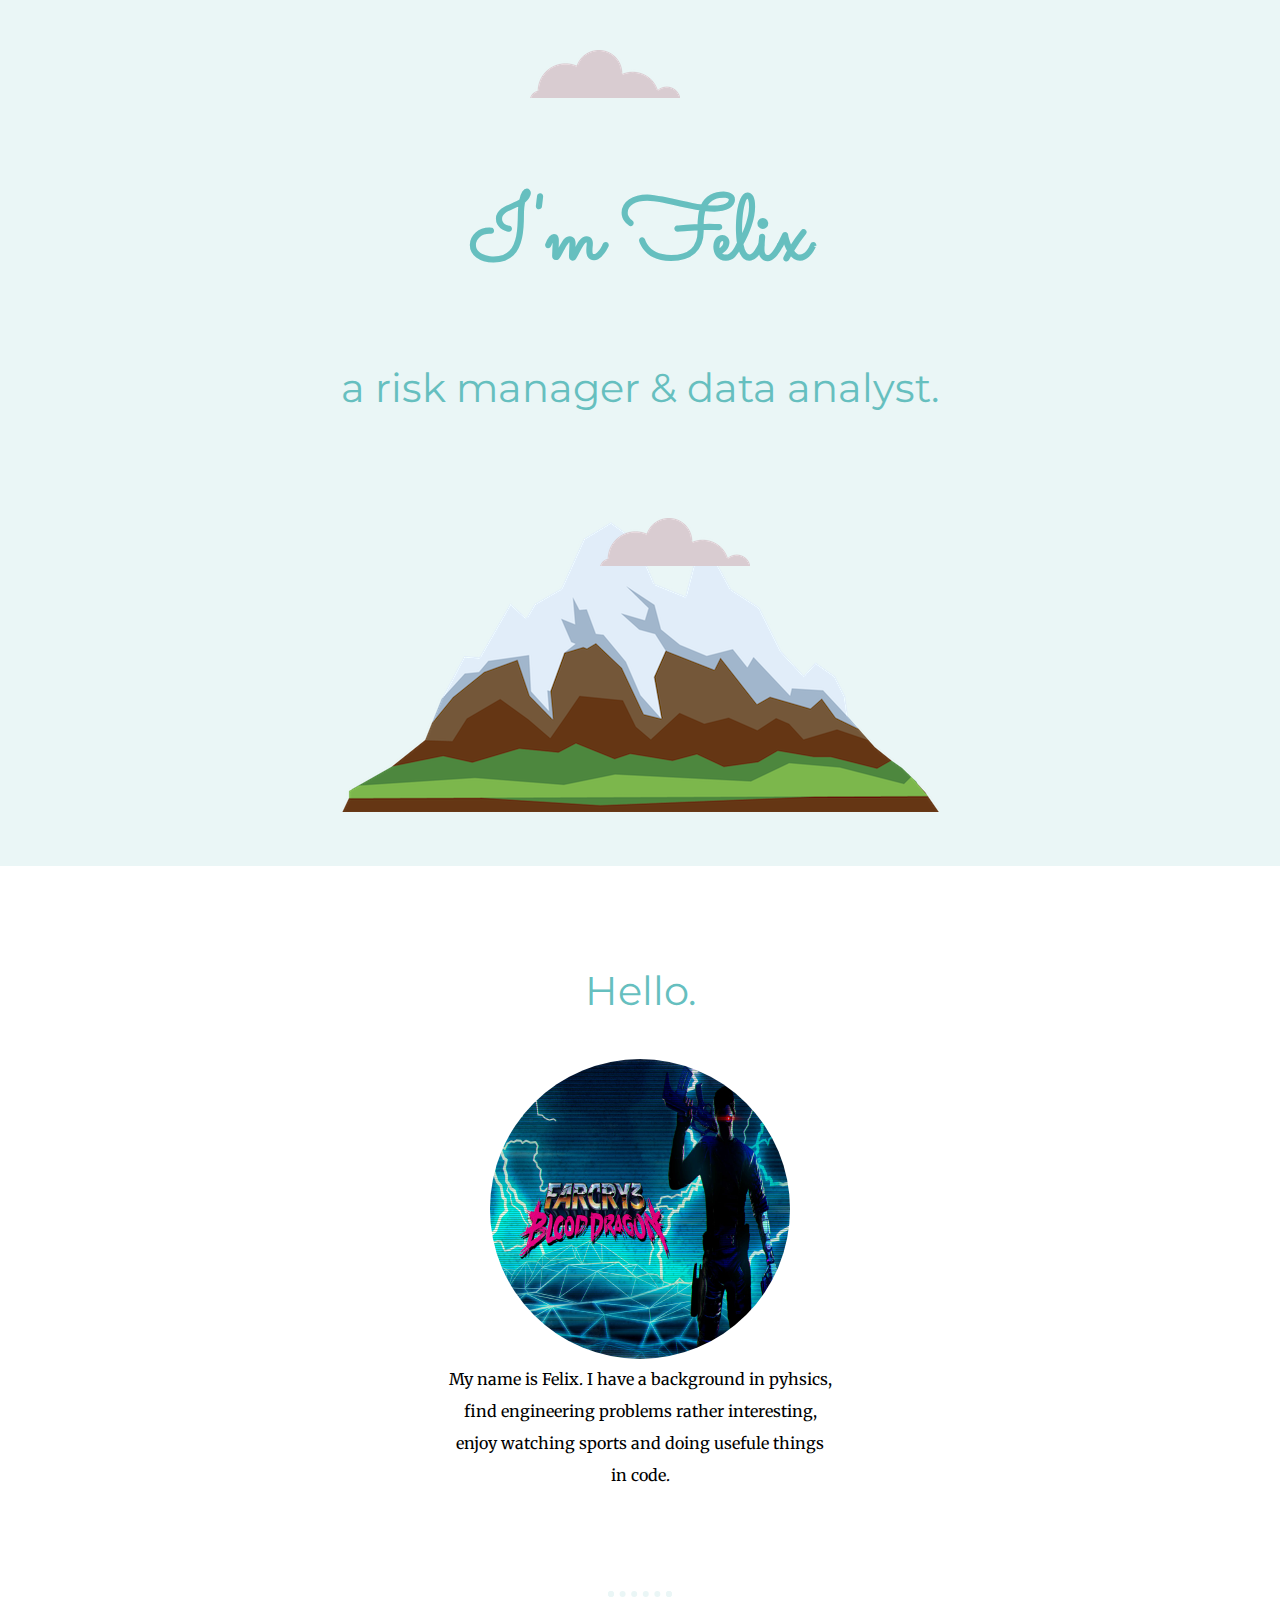
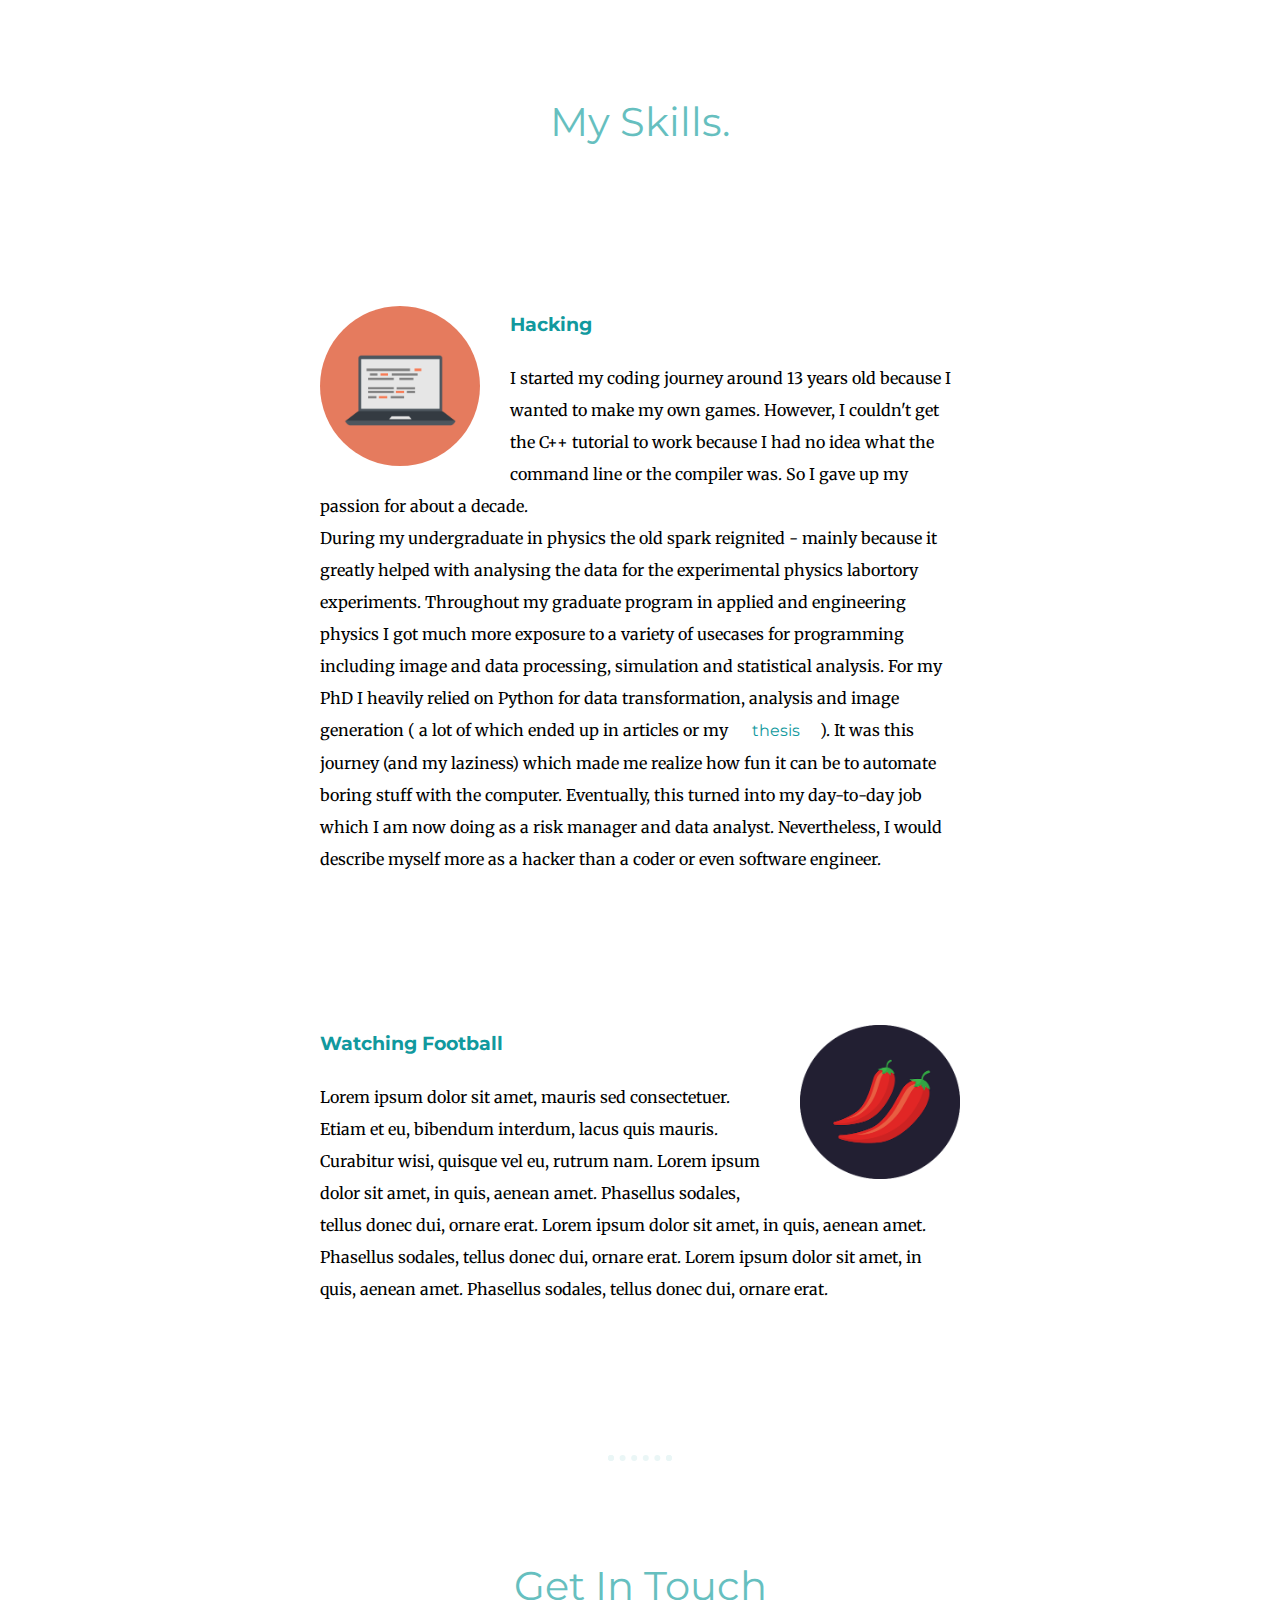
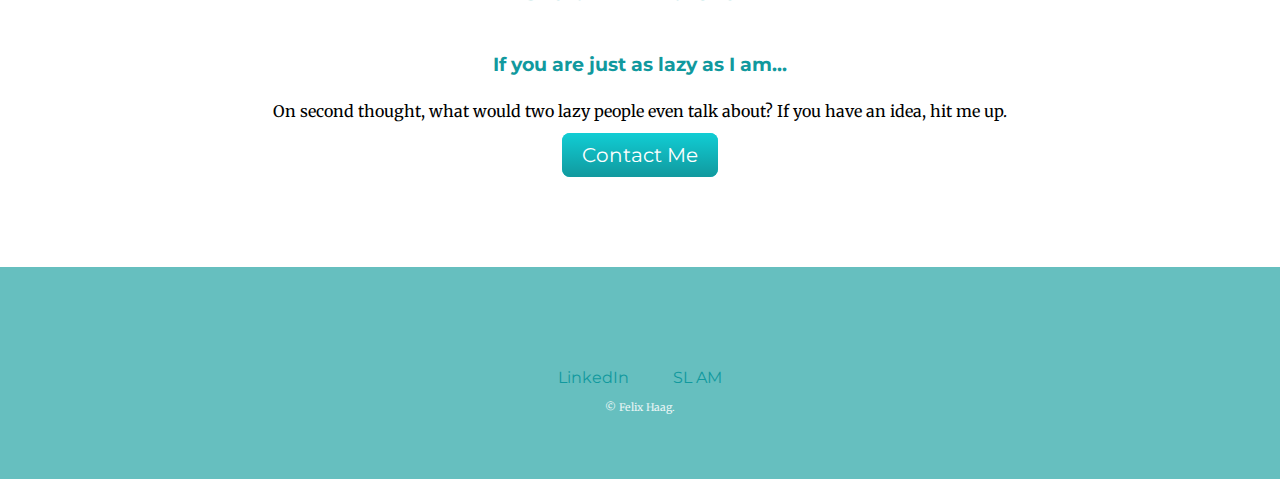
<file: index.html>
<!DOCTYPE html>
<html lang="en">
    <head>
        <meta charset="UTF-8">
        <link rel="stylesheet" href="./css/styles2.css">
        <link rel="icon" href="./images/icon.jpg">
        <title>Hi I am Felix</title>
        <link rel="preconnect" href="https://fonts.googleapis.com"><link rel="preconnect" href="https://fonts.gstatic.com" crossorigin>
        <link href="https://fonts.googleapis.com/css2?family=Merriweather&family=Montserrat&family=Sacramento&display=swap" rel="stylesheet">
    </head>
    <body>
        <div class="top-container">
            <img class="top-cloud" src="./images/cloud.png" alt="cloud-image">
            <h1>I'm Felix</h1>
            <h2>a risk manager & data analyst.</h2>
            <img class="bottom-cloud" src="./images/cloud.png" alt="cloud-image">
            <img dispaly="block" src="./images/mountain.png" alt="mountain-image">
        </div>
        
        <div class="middle-container">
            <div class="profile">
                <h2>Hello.</h2>
                <img class="profile-pic" src="./images/profile_pic.jpg" alt="profile-picture">
                <p class="intro">My name is Felix. I have a background in pyhsics, find engineering problems rather interesting, enjoy watching sports and doing usefule things in code.</p>
            </div>
            <hr>
            <div class="skills">
                <h2>My Skills.</h2>
                <div class="skill-row">
                    <img class="comp-image" src="./images/computer.png" alt="computer-image">
                    <h3>Hacking</h3>
                    <p class="code-skill-desc">
                        I started my coding journey around 13 years old because I wanted to make my own games.
                        However, I couldn't get the C++ tutorial to work because I had no idea what the command line 
                        or the compiler was. So I gave up my passion for about a decade.<br>
                        During my undergraduate in physics the old spark reignited - mainly because it greatly helped
                        with analysing the data for the experimental physics labortory experiments.
                        Throughout my graduate program in applied and engineering physics I got much more exposure to 
                        a variety of usecases for programming including image and data processing, simulation and 
                        statistical analysis.
                        For my PhD I heavily relied on Python for data transformation, analysis and image generation (
                        a lot of which ended up in articles or my <a href="https://mediatum.ub.tum.de/1634413">thesis</a>).
                        It was this journey (and my laziness) which made me realize how fun it can be to automate boring 
                        stuff with the computer.
                        Eventually, this turned into my day-to-day job which I am now doing as a risk manager and 
                        data analyst.
                        Nevertheless, I would describe myself more as a hacker than a coder or even software engineer.
                    </p>
                </div>
                <div class="skill-row">
                    <img class="chillie-image" src="./images/chillies.png" alt="hot-image">
                    <h3>Watching Football</h3>
                    <p class="chillie-skill-desc">
                        Lorem ipsum dolor sit amet, mauris sed consectetuer. Etiam et eu, bibendum interdum, lacus quis mauris. Curabitur wisi, quisque vel eu, rutrum nam.
                        Lorem ipsum dolor sit amet, in quis, aenean amet. Phasellus sodales, tellus donec dui, ornare erat.
                        Lorem ipsum dolor sit amet, in quis, aenean amet. Phasellus sodales, tellus donec dui, ornare erat.
                        Lorem ipsum dolor sit amet, in quis, aenean amet. Phasellus sodales, tellus donec dui, ornare erat.
                    </p>
                </div>
            </div>
        <hr>
            <div class="contact-me">
                <h2>Get In Touch</h2>
                <h3>If you are just as lazy as I am...</h3>
                <p>
                    On second thought, what would two lazy people even talk about?
                    If you have an idea, hit me up.
                </p>
                <a class="btn" href="mailto:name@email.com">Contact Me</a>
            </div>
        </div>
  
  
        <div class="bottom-container">
            <a class="footer-link" href="https://www.linkedin.com/">LinkedIn</a>
            <a href="https://am-de-lifenet.swisslife.com/de/home.html">SL AM</a>
            <p class="copyright">© Felix Haag.</p>
        </div>
  
    </body>
</html>
</file>
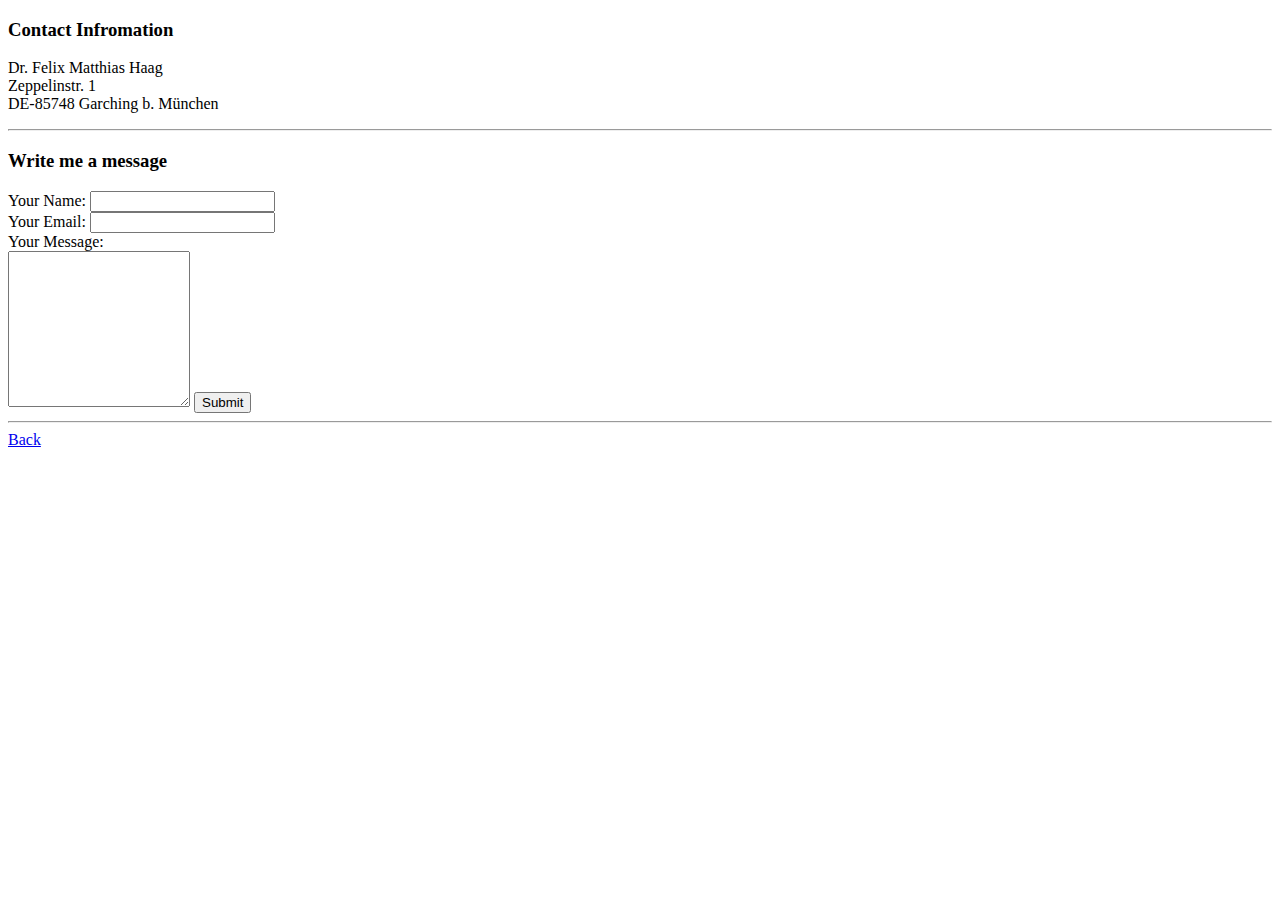
<file: contact_info.html>
<!DOCTYPE html>
<html lang="en">
<head>
    <meta charset="UTF-8">
    <title>Contact Me</title>
</head>
<body>
    <h3>Contact Infromation</h3>
    <p>
        Dr. Felix Matthias Haag<br>
        Zeppelinstr. 1<br>
        DE-85748 Garching b. München
    </p>
   
    <hr>
    
    <h3>Write me a message</h3>
    <form action="mailto:felixmhaag@gmail.com" method="post" enctype="text/plain">
        <label>Your Name:</label>
        <input type="text" name="yourName" value=""><br>
        <label>Your Email:</label>
        <input type="email" name="yourEmail" value=""><br>
        <label>Your Message:</label><br>
        <textarea name="yourMessage" rows="10" cols="20"></textarea>
        <input type="submit" name="">
    </form>

    <hr>

    <!-- Go back to the main site-->
    <a href="index.html">Back</a>
</body>
</html>
</file>
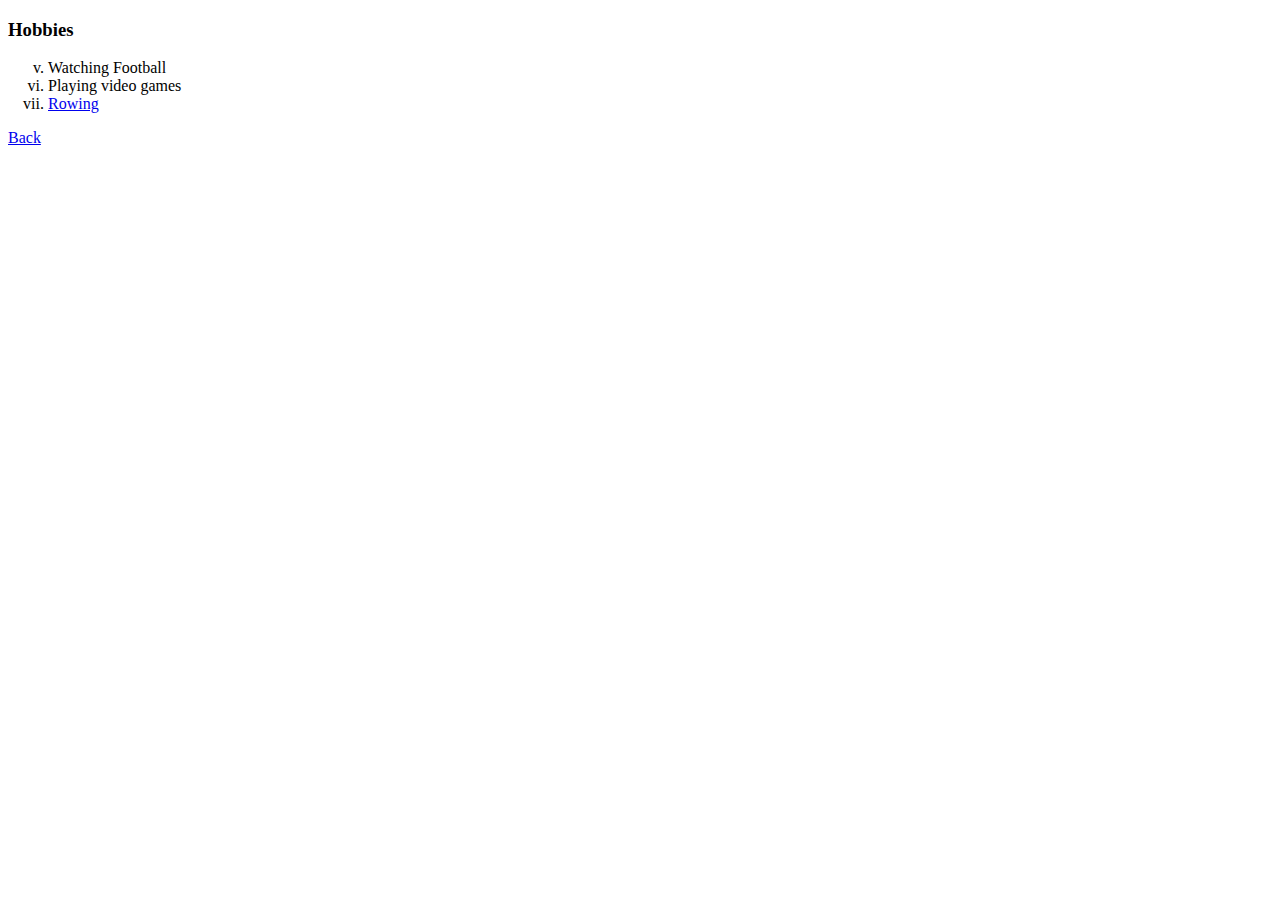
<file: hobbies.html>
<!DOCTYPE html>
<html lang="en">
<head>
    <meta charset="UTF-8">
    <title>My Hobbies</title>
</head>
<body>
    <h3>Hobbies</h3>
    <ol type="i", start="5">
        <li>Watching Football</li>
        <li>Playing video games</li>
        <li><a href="https://www.youtube.com/watch?v=oEa0SmlGMUg&t=449s">Rowing</a></li>
    </ol>
    <!-- Go back to the main site-->
    <a href="index.html">Back</a>
</body>
</html>
</file>
<file: css/styles2.css>
/* Tag selectors */
body {
    margin : 0px;
    font-family : 'Merriweather', serif;
    text-align: center;
}

h1 {
    margin: 50px auto 0px auto;
    color : #66BFBF;
    font-family : 'Sacramento', cursive;
    font-size : 5.625rem;
    line-height: 2;

}

h2 {
    color : #66BFBF;
    font-family : 'Montserrat', sans-serif;
    font-size : 2.5rem;
    font-weight : normal;
    padding-bottom : 10px;
}

h3 {
    color : #11999E;
    font-family : 'Montserrat', sans-serif;

}

a {
    color : #11999E;
    font-family : 'Montserrat';
    margin : 10px 20px;
    text-decoration: none;
}

a:hover {
    color : #EAF6F6
}

hr {
    border : dotted #EAF6F6 6px;
    border-bottom : none;
    width : 4%;
    margin : 100px auto;

}

p {
    line-height: 2;
}
/* Class selectors. */
div.top-container {
    background-color: #EAF6F6;
    padding-top : 100px;
    padding-bottom : 50px;
    position : relative;
}

div.middle-container {
    margin : 100px 0;
}

div.bottom-container {
    background-color : #66BFBF;
    padding-top : 100px;
    padding-bottom : 50px;

}

div.skills{
    /* background-color: red; */
}

div.skill-row {
    /* background-color: blue; */
    line-height: 2;
    margin : 150px auto 150px auto;
    text-align : left;
    width : 50%;
}

img.comp-image{
    width : 25%;
    float : left;
    margin-right: 30px;
    border-radius: 100%;
}

img.chillie-image {
    width : 25%;
    float : right;
    margin-left : 30px;
}


img.top-cloud {
    position: absolute;
    right : 600px;
    top : 50px;
}

img.bottom-cloud {
    position : absolute;
    left : 600px;
    bottom : 300px;
}

img.profile-pic {
    width : 300px;
    height : 300px;
    border-radius: 100%;
}

/*
p.code-skill-desc {
    clear : left;
}

p.chillie-skill-desc {
    clear : right;
}
*/

p.intro {
    
    margin : auto;
    width : 30%;
}

a.btn {
    background: #11cdd4;
    background-image: -webkit-linear-gradient(top, #11cdd4, #11999e);
    background-image: -moz-linear-gradient(top, #11cdd4, #11999e);
    background-image: -ms-linear-gradient(top, #11cdd4, #11999e);
    background-image: -o-linear-gradient(top, #11cdd4, #11999e);
    background-image: linear-gradient(to bottom, #11cdd4, #11999e);
    -webkit-border-radius: 8;
    -moz-border-radius: 8;
    border-radius: 8px;
    font-family: 'Montserrat' sans-serif;
    color: #ffffff;
    font-size: 20px;
    padding: 10px 20px 10px 20px;
    text-decoration: none;
  }
  
a.btn:hover {
    background: #30e3cb;
    background-image: -webkit-linear-gradient(top, #30e3cb, #2bc4ad);
    background-image: -moz-linear-gradient(top, #30e3cb, #2bc4ad);
    background-image: -ms-linear-gradient(top, #30e3cb, #2bc4ad);
    background-image: -o-linear-gradient(top, #30e3cb, #2bc4ad);
    background-image: linear-gradient(to bottom, #30e3cb, #2bc4ad);
    text-decoration: none;
  }

p.copyright {
    font-size : 0.66rem;
    color : #EAF6F6
}
</file>
